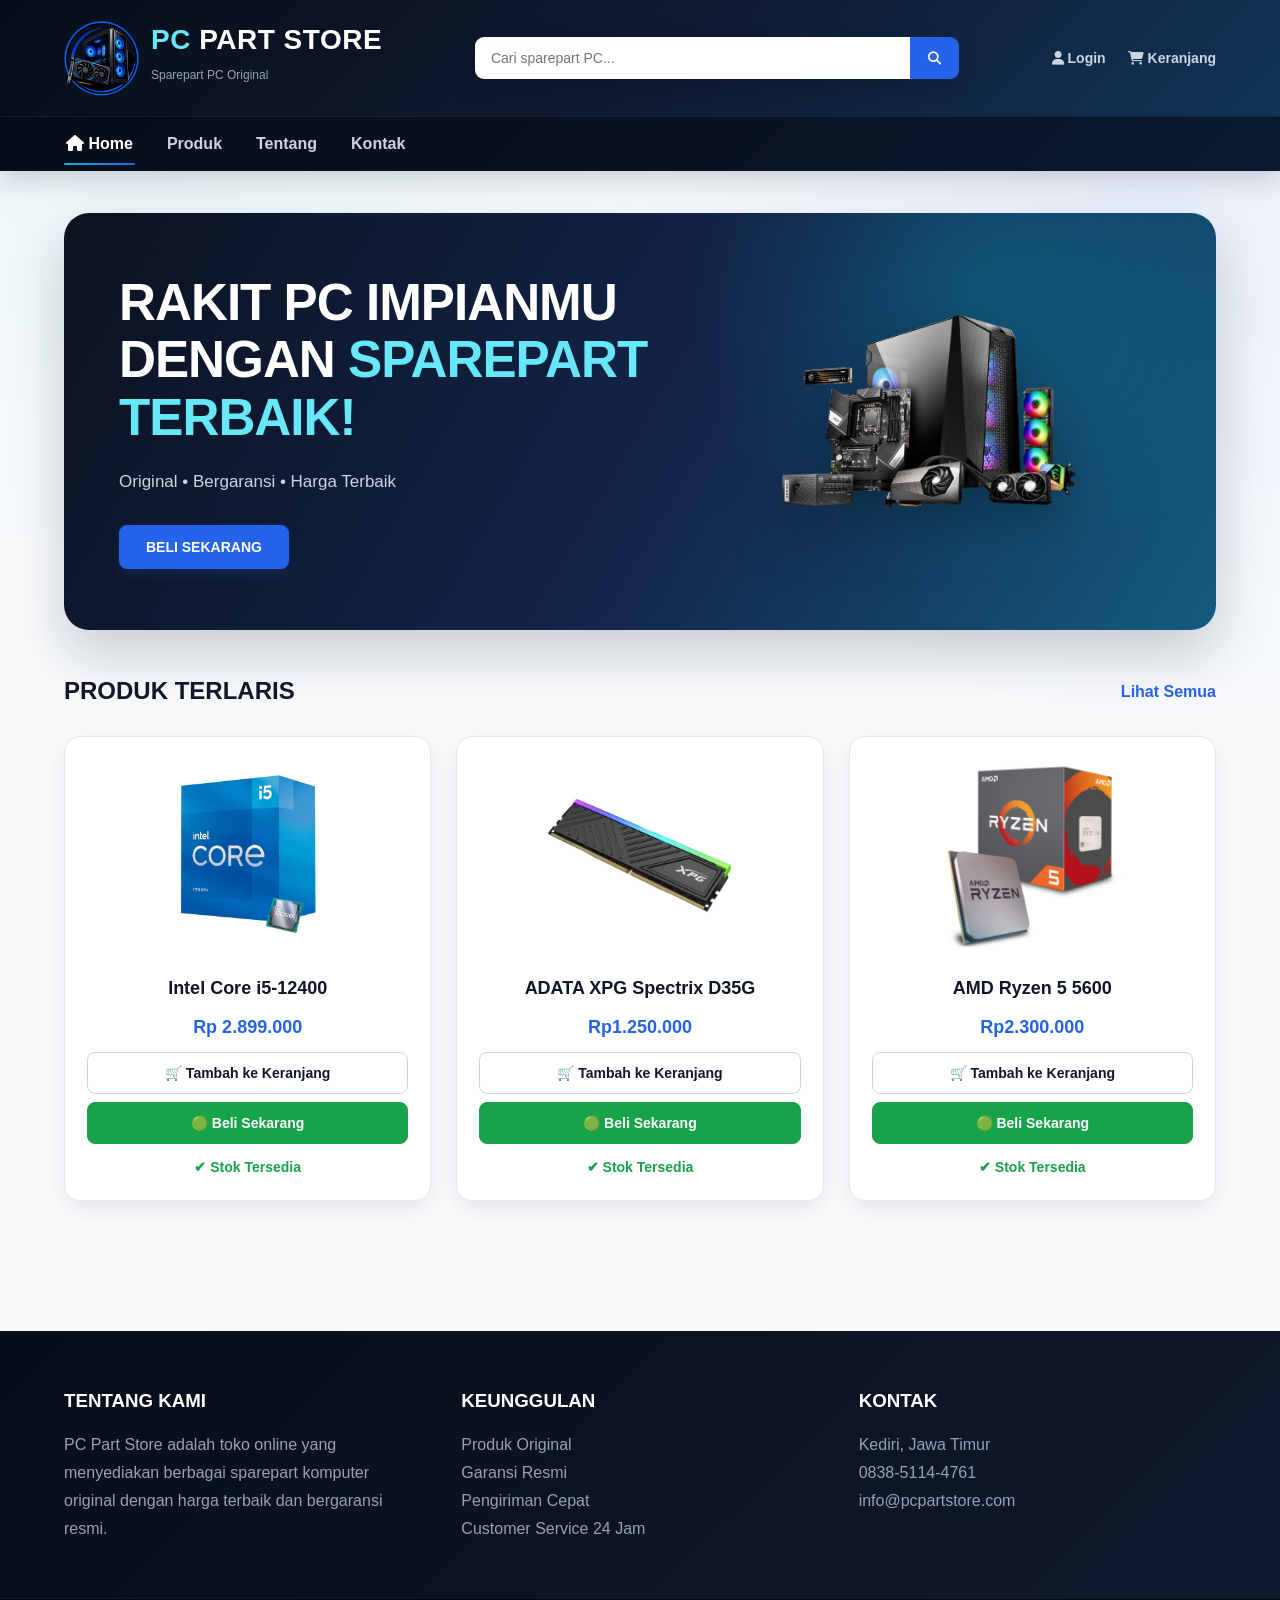
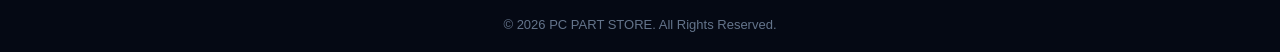
<file: index.html>
<!DOCTYPE html>
<html lang="id">
<head>
    <meta charset="UTF-8">
    <meta name="viewport" content="width=device-width, initial-scale=1.0">
    <title>PC PART STORE</title>

    <link rel="stylesheet" href="css/style.css">

    <link rel="stylesheet"
    href="https://cdnjs.cloudflare.com/ajax/libs/font-awesome/6.5.2/css/all.min.css">
    
</head>
<body>

<!-- ================= HEADER ================= -->

<header>

    <div class="top-navbar">

       <div class="logo">
    <img src="img/R1.png"
         alt="Logo PC Part Store"
         style="width:75px;height:80px;object-fit:contain;float:left;margin:0 12px 0 0;">

    <div style="display:inline-block; vertical-align:middle;">
        <h2><span>PC</span> PART STORE</h2>
        <small>Sparepart PC Original</small>
    </div>
</div>

        <div class="search-box">
            <input type="text" placeholder="Cari sparepart PC...">
            <button><i class="fas fa-search"></i></button>
        </div>

        <div class="menu-kanan">
            <a href="login.html">
                <i class="fas fa-user"></i> Login
            </a>

            <a href="keranjang.html">
                <i class="fas fa-shopping-cart"></i> Keranjang
            </a>
        </div>

    </div>

    <nav>
        <ul>
            <li><a class="active" href="index.html"><i class="fas fa-home"></i> Home</a></li>
            <li><a href="produk.html">Produk</a></li>
            <li><a href="tentang.html">Tentang</a></li>
            <li><a href="kontak.html">Kontak</a></li>
        </ul>
    </nav>

</header>

<!-- ================= HERO ================= -->

<section class="hero">

    <div class="hero-text">
        <h1>
            RAKIT PC IMPIANMU <br>
            DENGAN <span>SPAREPART TERBAIK!</span>
        </h1>

        <p>
            Original • Bergaransi • Harga Terbaik
        </p>

        <a href="produk.html" class="btn">
            BELI SEKARANG
        </a>
    </div>

    <div class="hero-image">
        <img src="img/banner2.png" alt="PC Gaming">
    </div>

</section>

<!-- ================= PRODUK TERLARIS ================= -->

<section class="produk">

    <div class="judul">
        <h2>PRODUK TERLARIS</h2>
        <a href="produk.html">Lihat Semua</a>
    </div>

    <div class="card-container">

        <!-- Produk 1 -->
        <div class="card">
            <img src="img/cpu1.jpg" alt="Intel Core i5">
            <h3>Intel Core i5-12400</h3>
            <h4>Rp 2.899.000</h4>
           
           <button class="btn-keranjang">
    🛒 Tambah ke Keranjang
</button>

<button class="btn-beli-wa">
    🟢 Beli Sekarang
</button>

<p>✔ Stok Tersedia</p>
</div>

        <!-- Produk 2 -->
        <div class="card">
            <img src="img/ram1.jpg" alt="RAM Corsair">
            <h3>ADATA XPG Spectrix D35G</h3>
            <h4>Rp1.250.000</h4>
            
            <button class="btn-keranjang">
    🛒 Tambah ke Keranjang
</button>

<button class="btn-beli-wa">
    🟢 Beli Sekarang
</button>

<p>✔ Stok Tersedia</p>
</div>

        <!-- Produk 3 -->
        <div class="card">
            <img src="img/cpu2.jpg" alt="SSD Samsung">
            <h3>AMD Ryzen 5 5600</h3>
            <h4>Rp2.300.000</h4>
           
           <button class="btn-keranjang">
    🛒 Tambah ke Keranjang
</button>

<button class="btn-beli-wa">
    🟢 Beli Sekarang
</button>

<p>✔ Stok Tersedia</p>
</div>

    </div>

</section>

<!-- ================= FOOTER ================= -->

<footer>

    <div class="footer">

        <div>
            <h3>TENTANG KAMI</h3>
            <p>
                PC Part Store adalah toko online yang menyediakan
                berbagai sparepart komputer original dengan harga
                terbaik dan bergaransi resmi.
            </p>
        </div>

        <div>
            <h3>KEUNGGULAN</h3>
            <ul>
                <li>Produk Original</li>
                <li>Garansi Resmi</li>
                <li>Pengiriman Cepat</li>
                <li>Customer Service 24 Jam</li>
            </ul>
        </div>

        <div>
            <h3>KONTAK</h3>
            <p>Kediri, Jawa Timur</p>
            <p>0838-5114-4761</p>
            <p>info@pcpartstore.com</p>
        </div>

    </div>

    <div class="copyright">
        <p>&copy; 2026 PC PART STORE. All Rights Reserved.</p>
    </div>

</footer>
<script src="pencarian.js"></script>
<script src="keranjang.js"></script>
</body>
</html>
</file>
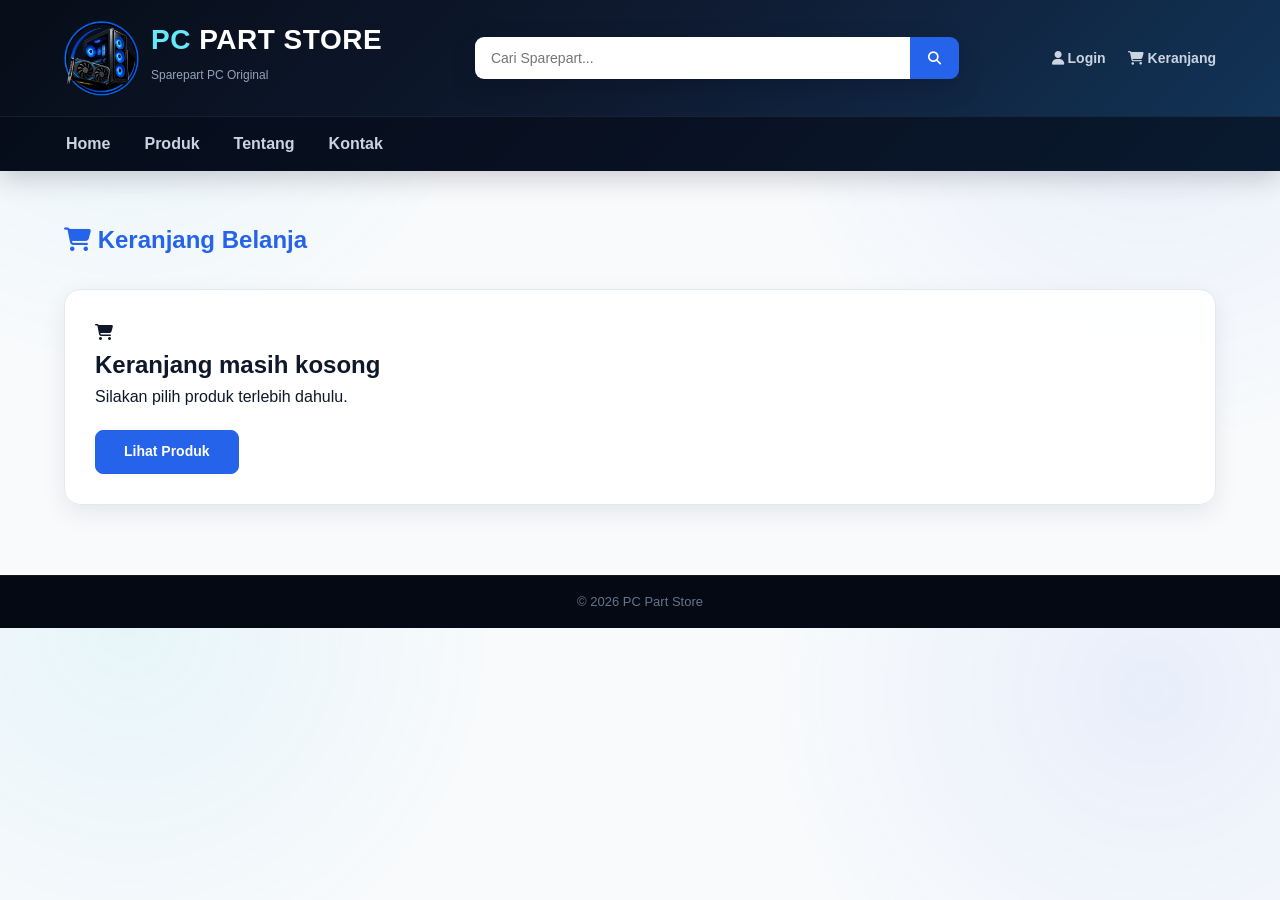
<file: keranjang.html>
<!DOCTYPE html>
<html lang="id">
<head>

    <meta charset="UTF-8">
    <meta name="viewport" content="width=device-width, initial-scale=1.0">

    <title>Keranjang | PC Part Store</title>

    <link rel="stylesheet" href="css/style.css">

    <link rel="stylesheet"
    href="https://cdnjs.cloudflare.com/ajax/libs/font-awesome/6.5.2/css/all.min.css">

</head>

<body>


<header>

<div class="top-navbar">


<div class="logo">
    <img src="img/R1.png"
         alt="Logo PC Part Store"
         style="width:75px;height:80px;object-fit:contain;float:left;margin:0 12px 0 0;">

    <div style="display:inline-block; vertical-align:middle;">
        <h2><span>PC</span> PART STORE</h2>
        <small>Sparepart PC Original</small>
    </div>
</div>

<div class="search-box">

<input type="text" placeholder="Cari Sparepart...">

<button>
<i class="fas fa-search"></i>
</button>

</div>


<div class="menu-kanan">

<a href="login.html">
<i class="fas fa-user"></i>
Login
</a>


<a class="active" href="keranjang.html">

<i class="fas fa-shopping-cart"></i>
Keranjang

</a>


</div>


</div>



<nav>

<ul>

<li>
<a href="index.html">Home</a>
</li>


<li>
<a href="produk.html">Produk</a>
</li>


<li>
<a href="tentang.html">Tentang</a>
</li>


<li>
<a href="kontak.html">Kontak</a>
</li>


</ul>

</nav>


</header>



<section class="cart">


<h1>
<i class="fas fa-shopping-cart"></i>
Keranjang Belanja
</h1>



<div class="cart-box">



<div class="cart-item">


<img src="img/ram1.jpg">


<div class="item-info">

<h3>
RTX 3060 12GB
</h3>

<p>
Harga :
<b>Rp4.800.000</b>
</p>

<p>
Jumlah : 1
</p>


</div>


<button class="hapus">
Hapus
</button>


</div>





<div class="cart-item">


<img src="img/cpu3.jpg">


<div class="item-info">

<h3>
Corsair RAM 16GB DDR4
</h3>


<p>
Harga :
<b>Rp850.000</b>
</p>


<p>
Jumlah : 1
</p>


</div>


<button class="hapus">
Hapus
</button>


</div>



<div class="total">


<h2>
Total :
<span>
Rp5.650.000
</span>
</h2>


<a href="#" class="checkout">
Checkout
</a>


</div>



</div>


</section>




<footer>


<div class="copyright">

© 2026 PC Part Store

</div>


</footer>
<script src="pencarian.js"></script>
<script src="keranjang.js"></script>
</body>
</html>
</file>
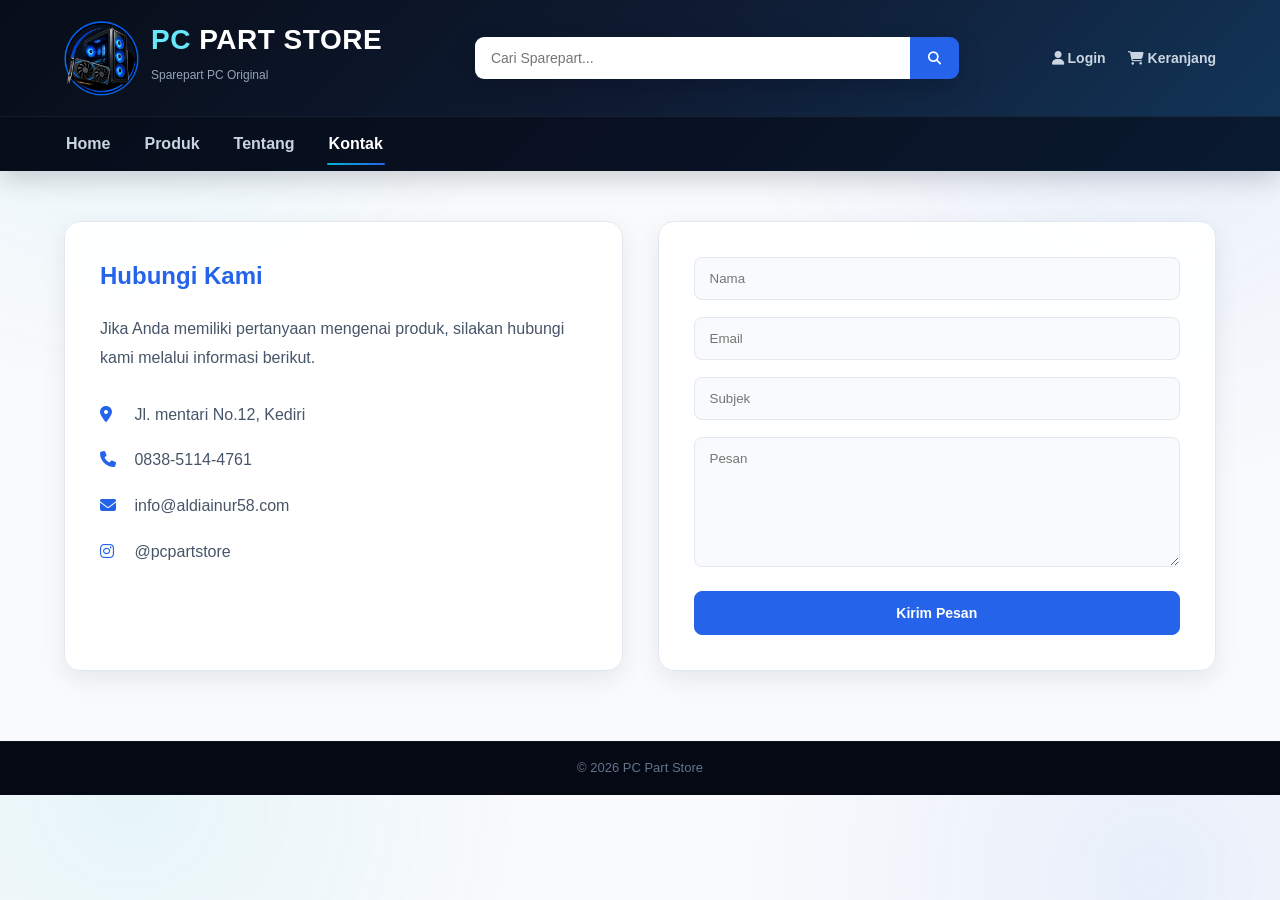
<file: kontak.html>
<!DOCTYPE html>
<html lang="id">
<head>
    <meta charset="UTF-8">
    <meta name="viewport" content="width=device-width, initial-scale=1.0">
    <title>Kontak | PC Part Store</title>

    <link rel="stylesheet" href="css/style.css">

    <link rel="stylesheet"
    href="https://cdnjs.cloudflare.com/ajax/libs/font-awesome/6.5.2/css/all.min.css">
</head>
<body>

<header>

    <div class="top-navbar">

<div class="logo">
    <img src="img/R1.png"
         alt="Logo PC Part Store"
         style="width:75px;height:80px;object-fit:contain;float:left;margin:0 12px 0 0;">

    <div style="display:inline-block; vertical-align:middle;">
        <h2><span>PC</span> PART STORE</h2>
        <small>Sparepart PC Original</small>
    </div>
</div>
        <div class="search-box">
            <input type="text" placeholder="Cari Sparepart...">
            <button><i class="fas fa-search"></i></button>
        </div>

        <div class="menu-kanan">
            <a href="login.html"><i class="fas fa-user"></i> Login</a>
            <a href="keranjang.html"><i class="fas fa-shopping-cart"></i> Keranjang</a>
        </div>

    </div>

    <nav>
        <ul>
            <li><a href="index.html">Home</a></li>
            <li><a href="produk.html">Produk</a></li>
            <li><a href="tentang.html">Tentang</a></li>
            <li><a class="active" href="kontak.html">Kontak</a></li>
        </ul>
    </nav>

</header>

<section class="kontak">

    <div class="kontak-kiri">

        <h1>Hubungi Kami</h1>

        <p>
            Jika Anda memiliki pertanyaan mengenai produk,
            silakan hubungi kami melalui informasi berikut.
        </p>

        <div class="info">

            <p>
                <i class="fas fa-map-marker-alt"></i>
                Jl. mentari No.12, Kediri
            </p>

            <p>
                <i class="fas fa-phone"></i>
                0838-5114-4761
            </p>

            <p>
                <i class="fas fa-envelope"></i>
                info@aldiainur58.com
            </p>

            <p>
                <i class="fab fa-instagram"></i>
                @pcpartstore
            </p>

        </div>

    </div>

    <div class="kontak-kanan">

        <form>

            <input type="text" placeholder="Nama">

            <input type="email" placeholder="Email">

            <input type="text" placeholder="Subjek">

            <textarea rows="6" placeholder="Pesan"></textarea>

            <button>Kirim Pesan</button>

        </form>

    </div>

</section>

<footer>

<div class="copyright">
© 2026 PC Part Store
</div>

</footer>

</body>
</html>
</file>
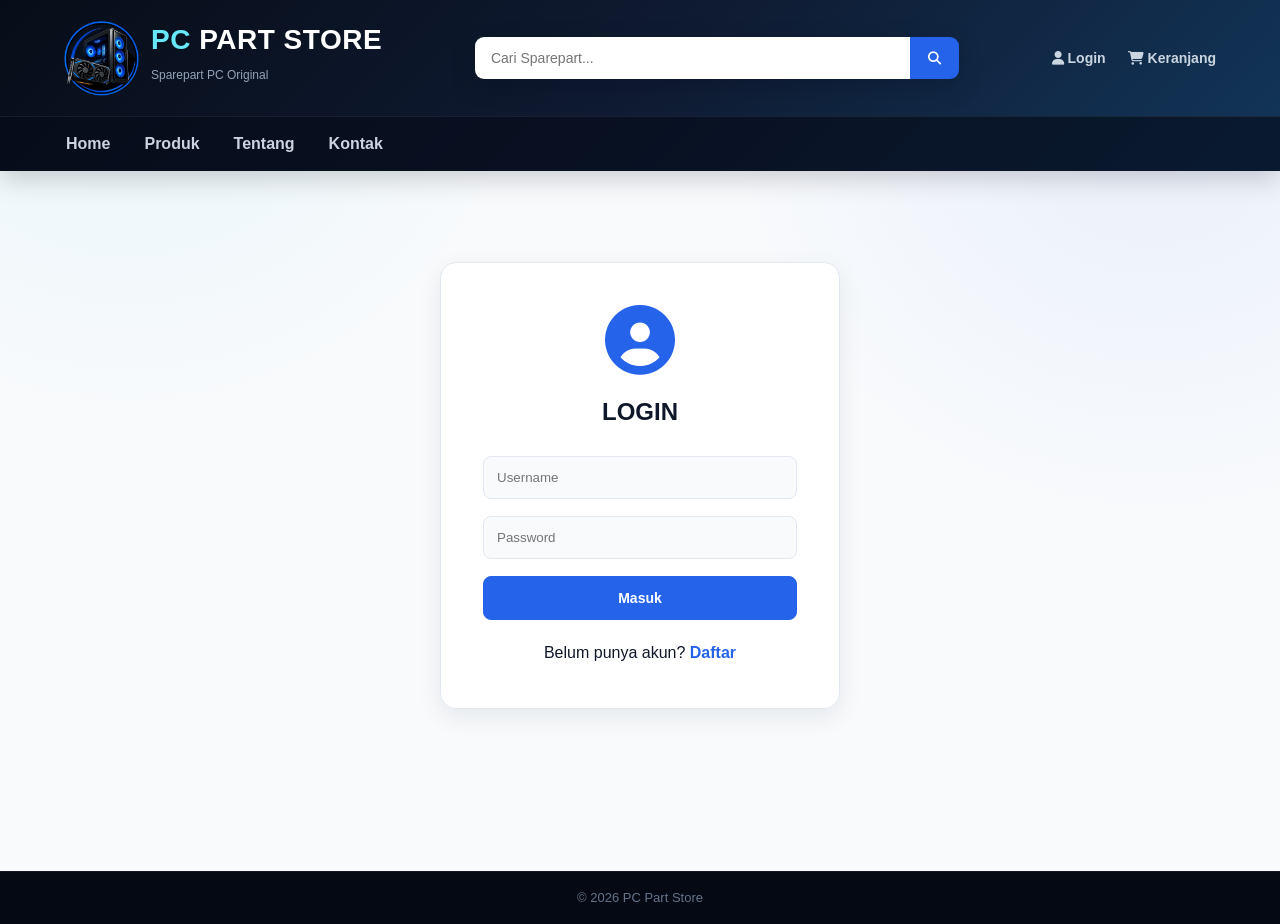
<file: login.html>
<!DOCTYPE html>
<html lang="id">
<head>
    <meta charset="UTF-8">
    <meta name="viewport" content="width=device-width, initial-scale=1.0">
    <title>Login | PC Part Store</title>

    <link rel="stylesheet" href="css/style.css">

    <link rel="stylesheet"
    href="https://cdnjs.cloudflare.com/ajax/libs/font-awesome/6.5.2/css/all.min.css">
</head>
<body>

<header>

    <div class="top-navbar">

        <div class="logo">
    <img src="img/R1.png"
         alt="Logo PC Part Store"
         style="width:75px;height:80px;object-fit:contain;float:left;margin:0 12px 0 0;">

    <div style="display:inline-block; vertical-align:middle;">
        <h2><span>PC</span> PART STORE</h2>
        <small>Sparepart PC Original</small>
    </div>
</div>

        <div class="search-box">
            <input type="text" placeholder="Cari Sparepart...">
            <button><i class="fas fa-search"></i></button>
        </div>

        <div class="menu-kanan">
            <a class="active" href="login.html">
                <i class="fas fa-user"></i> Login
            </a>

            <a href="keranjang.html">
                <i class="fas fa-shopping-cart"></i> Keranjang
            </a>
        </div>

    </div>

    <nav>
        <ul>
            <li><a href="index.html">Home</a></li>
            <li><a href="produk.html">Produk</a></li>
            <li><a href="tentang.html">Tentang</a></li>
            <li><a href="kontak.html">Kontak</a></li>
        </ul>
    </nav>

</header>

<section class="login">

    <div class="login-box">

        <i class="fas fa-user-circle"></i>

        <h2>LOGIN</h2>

        <form>

            <input type="text" placeholder="Username">

            <input type="password" placeholder="Password">

            <button type="submit">Masuk</button>

        </form>

        <p>
            Belum punya akun?
            <a href="#">Daftar</a>
        </p>

    </div>

</section>

<footer>

<div class="copyright">
© 2026 PC Part Store
</div>

</footer>

</body>
</html>
</file>
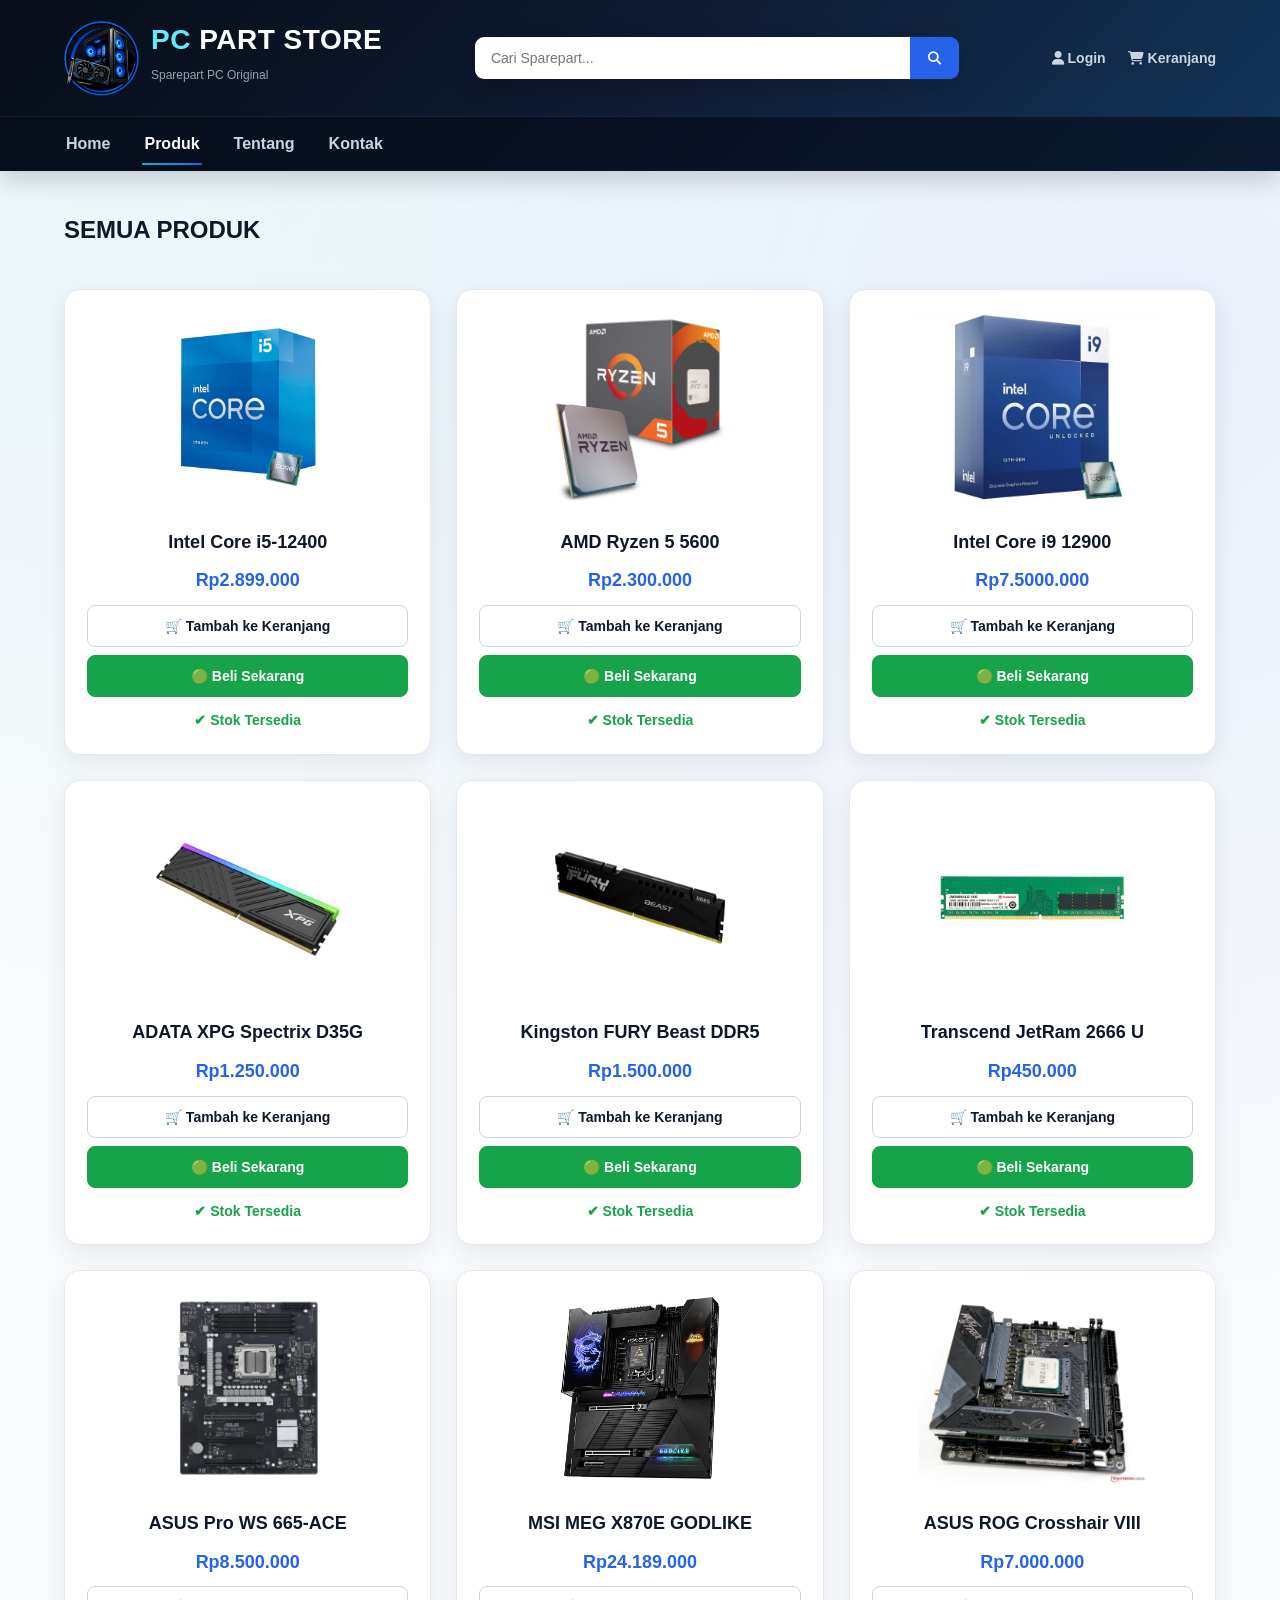
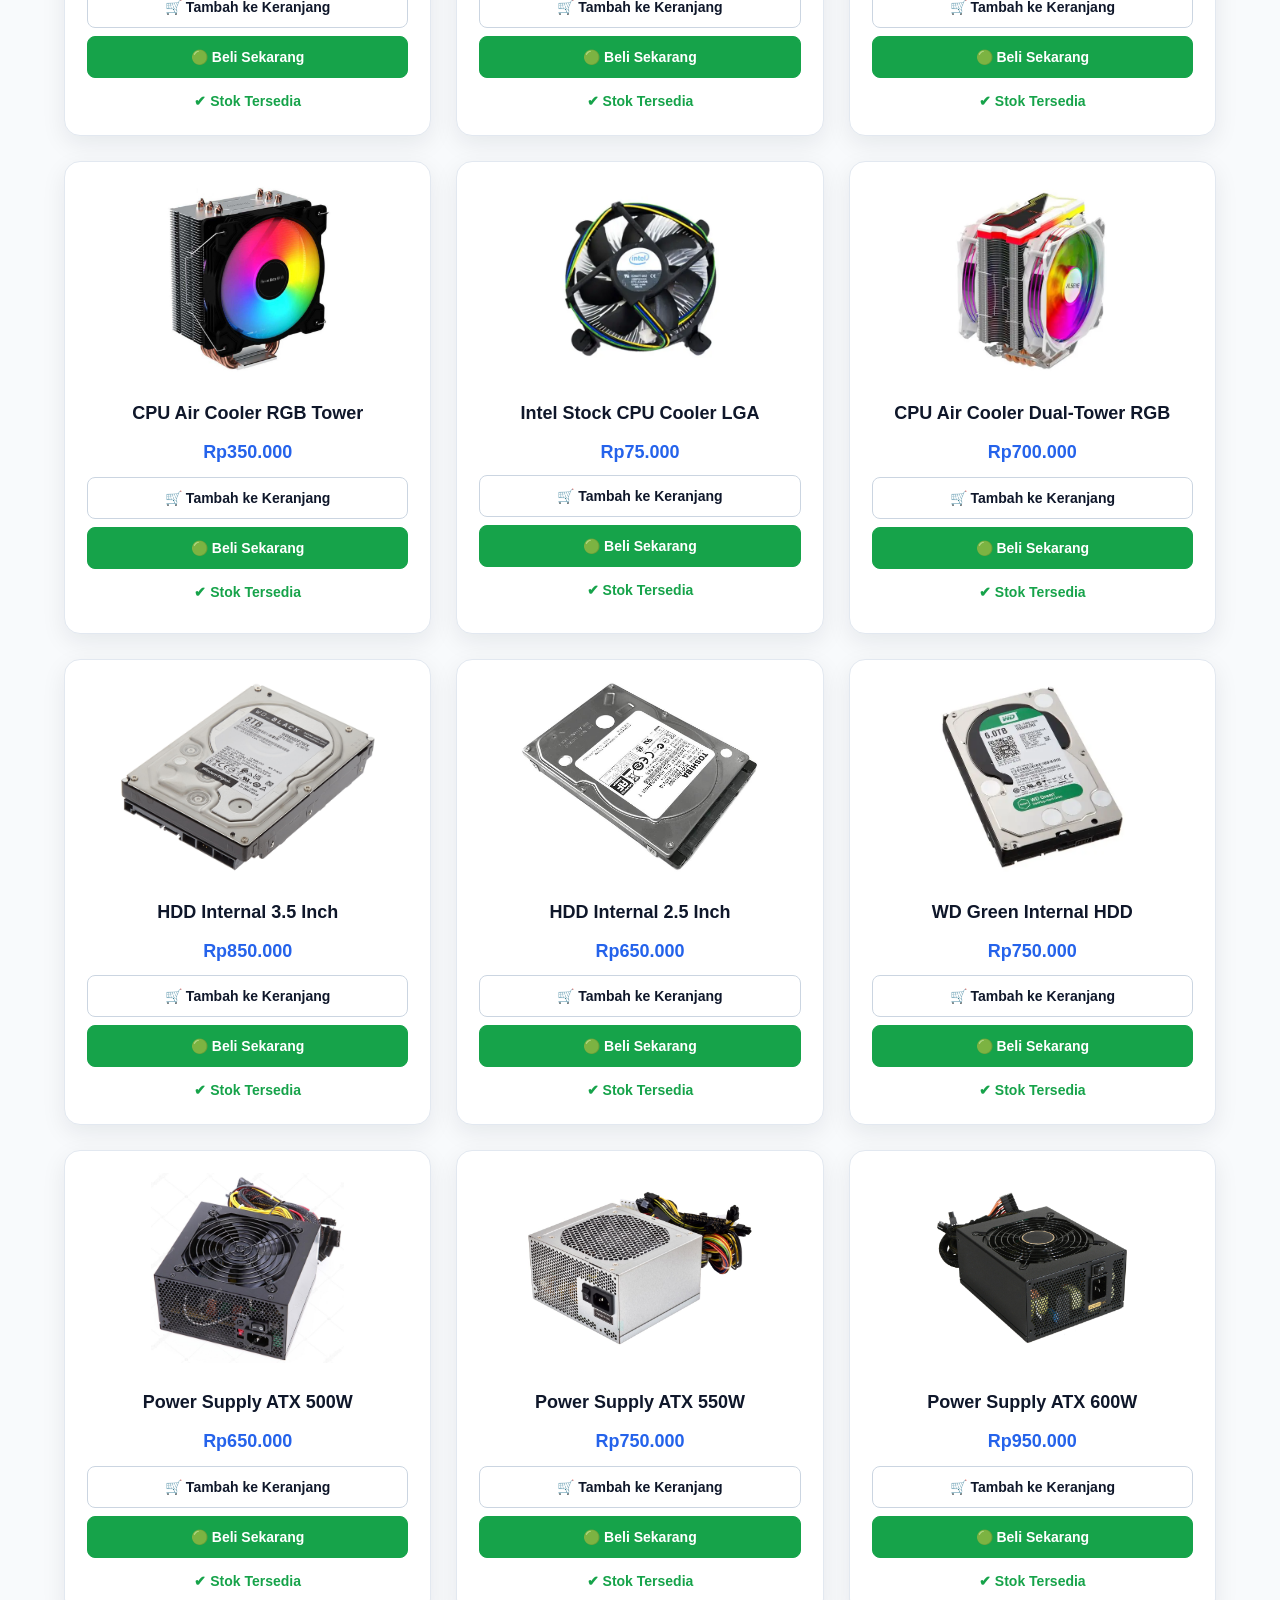
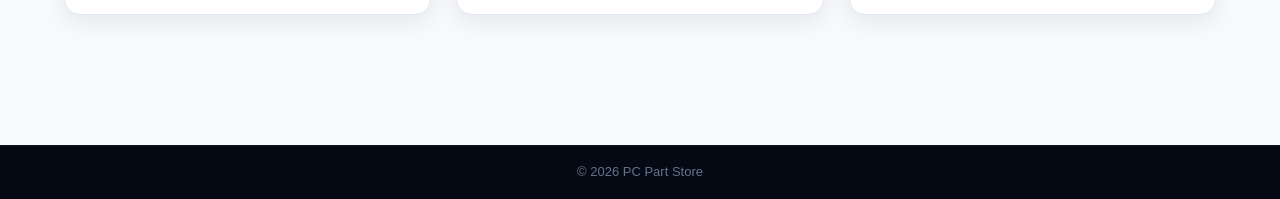
<file: produk.html>
<!DOCTYPE html>
<html lang="id">
<head>
    <meta charset="UTF-8">
    <meta name="viewport" content="width=device-width, initial-scale=1.0">
    <title>Produk | PC Part Store</title>

    <link rel="stylesheet" href="css/style.css">

    <link rel="stylesheet"
    href="https://cdnjs.cloudflare.com/ajax/libs/font-awesome/6.5.2/css/all.min.css">
    
</head>
<body>

<header>

    <div class="top-navbar">

       <div class="logo">
    <img src="img/R1.png"
         alt="Logo PC Part Store"
         style="width:75px;height:80px;object-fit:contain;float:left;margin:0 12px 0 0;">

    <div style="display:inline-block; vertical-align:middle;">
        <h2><span>PC</span> PART STORE</h2>
        <small>Sparepart PC Original</small>
    </div>
</div>

        <div class="search-box">
            <input type="text" placeholder="Cari Sparepart...">
            <button>
                <i class="fas fa-search"></i>
            </button>
        </div>

        <div class="menu-kanan">
            <a href="login.html">
                <i class="fas fa-user"></i> Login
            </a>

            <a href="keranjang.html">
                <i class="fas fa-shopping-cart"></i> Keranjang
            </a>
        </div>

    </div>

    <nav>

        <ul>

            <li><a href="index.html">Home</a></li>

            <li><a class="active" href="produk.html">Produk</a></li>

            <li><a href="tentang.html">Tentang</a></li>

            <li><a href="kontak.html">Kontak</a></li>

        </ul>

    </nav>

</header>

<section class="produk">

<h2 style="margin:40px 0;">SEMUA PRODUK</h2>

<div class="card-container">

<div class="card">
<img src="img/cpu1.jpg">
<h3>Intel Core i5-12400</h3>
<h4>Rp2.899.000</h4>

<button class="btn-keranjang">
    🛒 Tambah ke Keranjang
</button>

<button class="btn-beli-wa">
    🟢 Beli Sekarang
</button>

<p>✔ Stok Tersedia</p>
</div>

<div class="card">
<img src="img/cpu2.jpg">
<h3>AMD Ryzen 5 5600</h3>
<h4>Rp2.300.000</h4>

<button class="btn-keranjang">
    🛒 Tambah ke Keranjang
</button>

<button class="btn-beli-wa">
    🟢 Beli Sekarang
</button>

<p>✔ Stok Tersedia</p>
</div>

<div class="card">
<img src="img/cpu3.jpg">
<h3>Intel Core i9 12900</h3>
<h4>Rp7.5000.000</h4>

<button class="btn-keranjang">
    🛒 Tambah ke Keranjang
</button>

<button class="btn-beli-wa">
    🟢 Beli Sekarang
</button>

<p>✔ Stok Tersedia</p>
</div>

<div class="card">
<img src="img/ram1.jpg">
<h3>ADATA XPG Spectrix D35G</h3>
<h4>Rp1.250.000</h4>

<button class="btn-keranjang">
    🛒 Tambah ke Keranjang
</button>

<button class="btn-beli-wa">
    🟢 Beli Sekarang
</button>

<p>✔ Stok Tersedia</p>
</div>

<div class="card">
<img src="img/ram2.jpg">
<h3>Kingston FURY Beast DDR5</h3>
<h4>Rp1.500.000</h4>

<button class="btn-keranjang">
    🛒 Tambah ke Keranjang
</button>

<button class="btn-beli-wa">
    🟢 Beli Sekarang
</button>

<p>✔ Stok Tersedia</p>
</div>

<div class="card">
<img src="img/ram3.jpg">
<h3>Transcend JetRam 2666 U</h3>
<h4>Rp450.000</h4>

<button class="btn-keranjang">
    🛒 Tambah ke Keranjang
</button>

<button class="btn-beli-wa">
    🟢 Beli Sekarang
</button>

<p>✔ Stok Tersedia</p>
</div>

<div class="card">
<img src="img/m1.jpg">
<h3>ASUS Pro WS 665-ACE</h3>
<h4>Rp8.500.000</h4>

<button class="btn-keranjang">
    🛒 Tambah ke Keranjang
</button>

<button class="btn-beli-wa">
    🟢 Beli Sekarang
</button>

<p>✔ Stok Tersedia</p>
</div>

<div class="card">
<img src="img/m2.jpg">
<h3>MSI MEG X870E GODLIKE</h3>
<h4>Rp24.189.000</h4>

<button class="btn-keranjang">
    🛒 Tambah ke Keranjang
</button>

<button class="btn-beli-wa">
    🟢 Beli Sekarang
</button>

<p>✔ Stok Tersedia</p>
</div>

<div class="card">
<img src="img/m3.jpg">
<h3>ASUS ROG Crosshair VIII</h3>
<h4>Rp7.000.000</h4>

<button class="btn-keranjang">
    🛒 Tambah ke Keranjang
</button>

<button class="btn-beli-wa">
    🟢 Beli Sekarang
</button>

<p>✔ Stok Tersedia</p>
</div>

<div class="card">
<img src="img/f1.jpg">
<h3>CPU Air Cooler RGB Tower</h3>
<h4>Rp350.000</h4>

<button class="btn-keranjang">
    🛒 Tambah ke Keranjang
</button>

<button class="btn-beli-wa">
    🟢 Beli Sekarang
</button>

<p>✔ Stok Tersedia</p>
</div>

<div class="card">
<img src="img/f2.jpg">
<h3>Intel Stock CPU Cooler LGA</h3>
<h4>Rp75.000</ph4>

<button class="btn-keranjang">
    🛒 Tambah ke Keranjang
</button>

<button class="btn-beli-wa">
    🟢 Beli Sekarang
</button>

<p>✔ Stok Tersedia</p>
</div>

<div class="card">
<img src="img/f3.jpg">
<h3>CPU Air Cooler Dual-Tower RGB</h3>
<h4>Rp700.000</h4>

<button class="btn-keranjang">
    🛒 Tambah ke Keranjang
</button>

<button class="btn-beli-wa">
    🟢 Beli Sekarang
</button>

<p>✔ Stok Tersedia</p>
</div>

<div class="card">
<img src="img/h1.jpg">
<h3>HDD Internal 3.5 Inch</h3>
<h4>Rp850.000</h4>

<button class="btn-keranjang">
    🛒 Tambah ke Keranjang
</button>

<button class="btn-beli-wa">
    🟢 Beli Sekarang
</button>

<p>✔ Stok Tersedia</p>
</div>

<div class="card">
<img src="img/h2.jpg">
<h3>HDD Internal 2.5 Inch</h3>
<h4>Rp650.000</h4>

<button class="btn-keranjang">
    🛒 Tambah ke Keranjang
</button>

<button class="btn-beli-wa">
    🟢 Beli Sekarang
</button>

<p>✔ Stok Tersedia</p>
</div>

<div class="card">
<img src="img/hdd.jpg">
<h3>WD Green Internal HDD</h3>
<h4>Rp750.000</h4>

<button class="btn-keranjang">
    🛒 Tambah ke Keranjang
</button>

<button class="btn-beli-wa">
    🟢 Beli Sekarang
</button>

<p>✔ Stok Tersedia</p>
</div>

<div class="card">
<img src="img/p1.jfif">
<h3>Power Supply ATX 500W</h3>
<h4>Rp650.000</h4>

<button class="btn-keranjang">
    🛒 Tambah ke Keranjang
</button>

<button class="btn-beli-wa">
    🟢 Beli Sekarang
</button>

<p>✔ Stok Tersedia</p>
</div>

<div class="card">
<img src="img/p2.jpg">
<h3>Power Supply ATX 550W</h3>
<h4>Rp750.000</h4>

<button class="btn-keranjang">
    🛒 Tambah ke Keranjang
</button>

<button class="btn-beli-wa">
    🟢 Beli Sekarang
</button>

<p>✔ Stok Tersedia</p>
</div>

<div class="card">
<img src="img/p3.jpg">
<h3>Power Supply ATX 600W</h3>
<h4>Rp950.000</h4>

<button class="btn-keranjang">
    🛒 Tambah ke Keranjang
</button>

<button class="btn-beli-wa">
    🟢 Beli Sekarang
</button>

<p>✔ Stok Tersedia</p>
</div>



</div>

</section>

<footer>

<div class="copyright">

© 2026 PC Part Store

</div>

</footer>
<script src="pencarian.js"></script>
<script src="keranjang.js"></script>
</body>
</html>
</file>
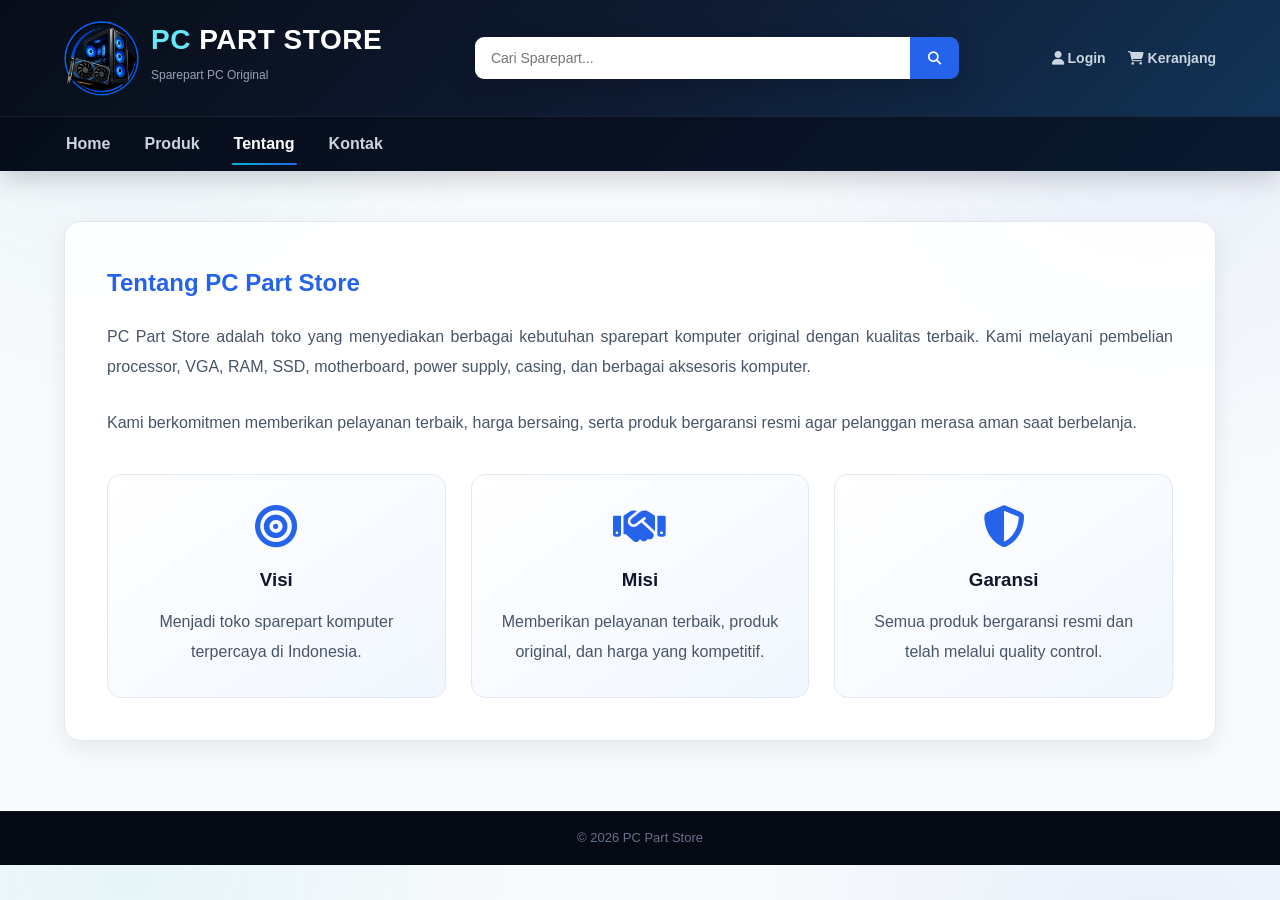
<file: tentang.html>
<!DOCTYPE html>
<html lang="id">
<head>
    <meta charset="UTF-8">
    <meta name="viewport" content="width=device-width, initial-scale=1.0">
    <title>Tentang Kami | PC Part Store</title>

    <link rel="stylesheet" href="css/style.css">

    <link rel="stylesheet"
    href="https://cdnjs.cloudflare.com/ajax/libs/font-awesome/6.5.2/css/all.min.css">
</head>
<body>

<header>

    <div class="top-navbar">

       <div class="logo">
    <img src="img/R1.png"
         alt="Logo PC Part Store"
         style="width:75px;height:80px;object-fit:contain;float:left;margin:0 12px 0 0;">

    <div style="display:inline-block; vertical-align:middle;">
        <h2><span>PC</span> PART STORE</h2>
        <small>Sparepart PC Original</small>
    </div>
</div>
        <div class="search-box">
            <input type="text" placeholder="Cari Sparepart...">
            <button><i class="fas fa-search"></i></button>
        </div>

        <div class="menu-kanan">
            <a href="login.html"><i class="fas fa-user"></i> Login</a>
            <a href="keranjang.html"><i class="fas fa-shopping-cart"></i> Keranjang</a>
        </div>

    </div>

    <nav>
        <ul>
            <li><a href="index.html">Home</a></li>
            <li><a href="produk.html">Produk</a></li>
            <li><a class="active" href="tentang.html">Tentang</a></li>
            <li><a href="kontak.html">Kontak</a></li>
        </ul>
    </nav>

</header>

<section class="about">

    <div class="about-box">

        <h1>Tentang PC Part Store</h1>

        <p>
            PC Part Store adalah toko yang menyediakan berbagai
            kebutuhan sparepart komputer original dengan kualitas terbaik.
            Kami melayani pembelian processor, VGA, RAM, SSD,
            motherboard, power supply, casing, dan berbagai aksesoris komputer.
        </p>

        <br>

        <p>
            Kami berkomitmen memberikan pelayanan terbaik,
            harga bersaing, serta produk bergaransi resmi
            agar pelanggan merasa aman saat berbelanja.
        </p>

        <div class="visi-misi">

            <div class="box">
                <i class="fas fa-bullseye"></i>
                <h3>Visi</h3>
                <p>
                    Menjadi toko sparepart komputer terpercaya
                    di Indonesia.
                </p>
            </div>

            <div class="box">
                <i class="fas fa-handshake"></i>
                <h3>Misi</h3>
                <p>
                    Memberikan pelayanan terbaik,
                    produk original,
                    dan harga yang kompetitif.
                </p>
            </div>

            <div class="box">
                <i class="fas fa-shield-alt"></i>
                <h3>Garansi</h3>
                <p>
                    Semua produk bergaransi resmi
                    dan telah melalui quality control.
                </p>
            </div>

        </div>

    </div>

</section>

<footer>

<div class="copyright">
© 2026 PC Part Store
</div>

</footer>

</body>
</html>
</file>
<file: css/style.css>
/* =====================================================
   PC STORE - CSS FINAL
   Modern Professional Theme
===================================================== */

:root {
    --primary: #2563eb;
    --primary-dark: #1d4ed8;
    --secondary: #06b6d4;
    --secondary-dark: #0891b2;

    --dark: #0f172a;
    --dark-2: #1e293b;

    --text: #0f172a;
    --text-muted: #64748b;

    --white: #ffffff;
    --background: #f8fafc;
    --card: #ffffff;

    --border: #e2e8f0;

    --success: #16a34a;
    --success-dark: #15803d;

    --danger: #dc2626;
    --danger-dark: #b91c1c;

    --radius: 10px;

    --shadow:
        0 8px 25px rgba(15, 23, 42, 0.08);

    --shadow-hover:
        0 15px 35px rgba(37, 99, 235, 0.16);
}


/* =====================================================
   RESET
===================================================== */

* {
    margin: 0;
    padding: 0;
    box-sizing: border-box;
}

html {
    scroll-behavior: smooth;
}

body {
    font-family: Arial, Helvetica, sans-serif;

    background:
        radial-gradient(
            circle at 10% 0%,
            rgba(6, 182, 212, 0.07),
            transparent 28%
        ),
        radial-gradient(
            circle at 90% 10%,
            rgba(37, 99, 235, 0.07),
            transparent 30%
        ),
        var(--background);

    color: var(--text);

    line-height: 1.6;
}

a {
    text-decoration: none;
}

img {
    max-width: 100%;
}

button,
input,
textarea {
    font-family: inherit;
}


/* =====================================================
   HEADER
===================================================== */

header {
    width: 100%;

    background:
        linear-gradient(
            135deg,
            #070d18,
            #0f1b32,
            #12365a
        );

    color: var(--white);

    box-shadow:
        0 8px 25px rgba(2, 6, 23, 0.18);

    position: relative;
    z-index: 100;
}


/* =====================================================
   TOP NAVBAR
===================================================== */

.top-navbar {
    width: 90%;
    max-width: 1280px;

    margin: auto;

    padding: 18px 0;

    display: flex;
    align-items: center;
    justify-content: space-between;

    gap: 30px;
}


/* =====================================================
   LOGO
===================================================== */

.logo h2 {
    color: #ffffff;

    font-size: 28px;
    font-weight: 700;

    letter-spacing: 0.5px;
}

.logo span {
    color: #67e8f9;
}

.logo small {
    display: block;

    margin-top: 3px;

    color: #94a3b8;

    font-size: 12px;
}


/* =====================================================
   SEARCH
===================================================== */

.search-box {
    width: 42%;
    max-width: 520px;

    display: flex;

    box-shadow:
        0 8px 25px rgba(2, 6, 23, 0.20);
}

.search-box input {
    width: 100%;

    padding: 13px 16px;

    border: none;
    outline: none;

    border-radius: 9px 0 0 9px;

    background: #ffffff;

    color: var(--text);

    font-size: 14px;
}

.search-box input:focus {
    box-shadow:
        inset 0 0 0 2px rgba(37, 99, 235, 0.20);
}

.search-box button {
    width: 55px;

    border: none;

    border-radius: 0 9px 9px 0;

    background: var(--primary);

    color: #ffffff;

    cursor: pointer;

    transition: 0.25s;
}

.search-box button:hover {
    background: var(--primary-dark);
}


/* =====================================================
   MENU KANAN
===================================================== */

.menu-kanan {
    display: flex;

    align-items: center;

    gap: 22px;
}

.menu-kanan a {
    color: #cbd5e1;

    font-size: 14px;
    font-weight: 600;

    transition: 0.25s;
}

.menu-kanan a:hover {
    color: #67e8f9;
}


/* =====================================================
   NAVIGATION
===================================================== */

nav {
    background: rgba(5, 12, 25, 0.65);

    border-top:
        1px solid rgba(255, 255, 255, 0.07);
}

nav ul {
    width: 90%;
    max-width: 1280px;

    margin: auto;

    list-style: none;

    display: flex;

    gap: 30px;
}

nav a {
    display: block;

    padding: 14px 2px;

    color: #cbd5e1;

    font-weight: 600;

    position: relative;

    transition: 0.25s;
}

nav a::after {
    content: "";

    position: absolute;

    left: 0;
    right: 0;
    bottom: 6px;

    height: 2px;

    border-radius: 10px;

    background:
        linear-gradient(
            90deg,
            var(--secondary),
            var(--primary)
        );

    transform: scaleX(0);

    transition: 0.25s;
}

nav a:hover,
nav .active {
    color: #ffffff;
}

nav a:hover::after,
nav .active::after {
    transform: scaleX(1);
}


/* =====================================================
   HERO
===================================================== */

.hero {
    width: 90%;
    max-width: 1280px;

    min-height: 390px;

    margin: 42px auto;

    padding: 55px;

    display: flex;
    align-items: center;
    justify-content: space-between;

    gap: 40px;

    color: #ffffff;

    border-radius: 25px;

    background:
        radial-gradient(
            circle at 80% 20%,
            rgba(6, 182, 212, 0.24),
            transparent 30%
        ),
        linear-gradient(
            120deg,
            #0b1220,
            #13254a 55%,
            #145b82
        );

    box-shadow:
        0 25px 55px rgba(15, 23, 42, 0.20);

    overflow: hidden;
}

.hero-text {
    width: 52%;

    position: relative;
    z-index: 2;
}

.hero-text h1 {
    font-size: clamp(34px, 4vw, 52px);

    line-height: 1.12;

    letter-spacing: -1px;

    color: #ffffff;
}

.hero-text span {
    color: #67e8f9;
}

.hero-text p {
    margin: 22px 0 28px;

    max-width: 620px;

    color: #cbd5e1;

    font-size: 17px;

    line-height: 1.7;
}

.hero-image {
    width: 45%;

    text-align: center;

    position: relative;
    z-index: 2;
}

.hero-image img {
    width: 100%;

    max-height: 300px;

    object-fit: contain;

    filter:
        drop-shadow(
            0 20px 30px rgba(0, 0, 0, 0.30)
        );

    transition: 0.3s;
}

.hero-image img:hover {
    transform: scale(1.04);
}


/* =====================================================
   BUTTON SYSTEM
===================================================== */

.btn {
    display: inline-flex;

    align-items: center;
    justify-content: center;

    min-height: 44px;

    padding: 0 26px;

    background: var(--primary);

    color: #ffffff;

    border: 1px solid var(--primary);

    border-radius: 8px;

    font-size: 14px;

    font-weight: 600;

    text-decoration: none;

    cursor: pointer;

    box-shadow:
        0 4px 12px rgba(37, 99, 235, 0.16);

    transition:
        background 0.25s ease,
        border-color 0.25s ease,
        color 0.25s ease,
        transform 0.25s ease,
        box-shadow 0.25s ease;
}

.btn:hover {
    background: var(--primary-dark);

    border-color: var(--primary-dark);

    color: #ffffff;

    transform: translateY(-2px);

    box-shadow:
        0 7px 18px rgba(37, 99, 235, 0.24);
}


/* =====================================================
   PRODUCT BUTTON
===================================================== */

.btn-card {
    display: inline-flex;

    align-items: center;
    justify-content: center;

    width: 100%;

    min-height: 42px;

    padding: 0 18px;

    background: var(--primary);

    color: #ffffff;

    border: 1px solid var(--primary);

    border-radius: 8px;

    font-size: 14px;

    font-weight: 600;

    text-align: center;

    cursor: pointer;

    transition: 0.25s;
}

.btn-card:hover {
    background: var(--primary-dark);

    border-color: var(--primary-dark);

    transform: translateY(-2px);

    box-shadow:
        0 6px 15px rgba(37, 99, 235, 0.22);
}


/* =====================================================
   CART BUTTON
===================================================== */

.btn-keranjang {
    display: flex;

    align-items: center;
    justify-content: center;

    width: 100%;

    min-height: 42px;

    margin-top: 8px;

    padding: 0 15px;

    background: #ffffff;

    color: #0f172a;

    border: 1px solid #cbd5e1;

    border-radius: 8px;

    font-size: 14px;

    font-weight: 600;

    cursor: pointer;

    transition: 0.25s;
}

.btn-keranjang:hover {
    background: #0f172a;

    border-color: #0f172a;

    color: #ffffff;

    transform: translateY(-2px);

    box-shadow:
        0 6px 15px rgba(15, 23, 42, 0.18);
}


/* =====================================================
   WHATSAPP / BUY BUTTON
===================================================== */

.btn-beli-wa {
    display: flex;

    align-items: center;
    justify-content: center;

    width: 100%;

    min-height: 42px;

    margin-top: 8px;

    padding: 0 15px;

    background: var(--success);

    color: #ffffff;

    border: 1px solid var(--success);

    border-radius: 8px;

    font-size: 14px;

    font-weight: 600;

    cursor: pointer;

    transition: 0.25s;
}

.btn-beli-wa:hover {
    background: var(--success-dark);

    border-color: var(--success-dark);

    transform: translateY(-2px);

    box-shadow:
        0 6px 15px rgba(22, 163, 74, 0.22);
}


/* =====================================================
   DELETE BUTTON
===================================================== */

.hapus {
    display: inline-flex;

    align-items: center;
    justify-content: center;

    min-height: 38px;

    padding: 0 16px;

    background: #ffffff;

    color: var(--danger);

    border: 1px solid #fecaca;

    border-radius: 7px;

    font-size: 13px;

    font-weight: 600;

    cursor: pointer;

    transition: 0.25s;
}

.hapus:hover {
    background: var(--danger);

    border-color: var(--danger);

    color: #ffffff;

    transform: translateY(-2px);

    box-shadow:
        0 6px 14px rgba(220, 38, 38, 0.20);
}


/* =====================================================
   CHECKOUT
===================================================== */

.checkout {
    display: inline-flex;

    align-items: center;
    justify-content: center;

    min-height: 44px;

    margin-top: 20px;

    padding: 0 28px;

    background: var(--primary);

    color: #ffffff;

    border: 1px solid var(--primary);

    border-radius: 8px;

    font-size: 14px;

    font-weight: 600;

    text-decoration: none;

    cursor: pointer;

    transition: 0.25s;
}

.checkout:hover {
    background: var(--primary-dark);

    border-color: var(--primary-dark);

    transform: translateY(-2px);

    box-shadow:
        0 7px 18px rgba(37, 99, 235, 0.24);
}


/* =====================================================
   FORM BUTTON
===================================================== */

form button,
.login-box button {
    display: flex;

    align-items: center;
    justify-content: center;

    width: 100%;

    min-height: 44px;

    padding: 0 20px;

    background: var(--primary);

    color: #ffffff;

    border: 1px solid var(--primary);

    border-radius: 8px;

    font-size: 14px;

    font-weight: 600;

    cursor: pointer;

    transition: 0.25s;
}

form button:hover,
.login-box button:hover {
    background: var(--primary-dark);

    border-color: var(--primary-dark);

    transform: translateY(-2px);

    box-shadow:
        0 7px 18px rgba(37, 99, 235, 0.24);
}


/* =====================================================
   PRODUCT SECTION
===================================================== */

.produk {
    width: 90%;
    max-width: 1280px;

    margin: auto;

    padding-bottom: 60px;
}

.judul {
    display: flex;

    align-items: center;
    justify-content: space-between;

    margin-bottom: 25px;
}

.judul h2,
.produk > h2 {
    color: var(--text);
}

.judul a {
    color: var(--primary);

    font-weight: 600;

    transition: 0.2s;
}

.judul a:hover {
    color: var(--secondary-dark);
}


/* =====================================================
   PRODUCT GRID
===================================================== */

.card-container {
    display: grid;

    grid-template-columns:
        repeat(3, 1fr);

    gap: 25px;
}


/* =====================================================
   PRODUCT CARD
===================================================== */

.card {
    background: var(--card);

    border: 1px solid var(--border);

    border-radius: 16px;

    padding: 22px;

    text-align: center;

    box-shadow: var(--shadow);

    overflow: hidden;

    transition:
        transform 0.3s ease,
        box-shadow 0.3s ease,
        border-color 0.3s ease;
}

.card:hover {
    transform: translateY(-7px);

    border-color: #bfdbfe;

    box-shadow: var(--shadow-hover);
}

.card img {
    width: 100%;

    height: 190px;

    object-fit: contain;

    margin-bottom: 8px;

    transition: 0.3s;
}

.card:hover img {
    transform: scale(1.04);
}

.card h3 {
    margin-top: 10px;

    color: var(--text);

    font-size: 18px;
}

.card h4 {
    margin: 10px 0;

    color: var(--primary);

    font-size: 18px;
}

.card p {
    margin-top: 12px;

    color: var(--success);

    font-size: 14px;

    font-weight: 600;
}


/* =====================================================
   ABOUT
===================================================== */

.about,
.kontak,
.cart {
    width: 90%;
    max-width: 1280px;

    margin: 50px auto;
}

.about-box,
.kontak-kiri,
.kontak-kanan,
.login-box,
.cart-box {
    background: rgba(255, 255, 255, 0.96);

    border: 1px solid var(--border);

    border-radius: 16px;

    box-shadow: var(--shadow);
}

.about-box {
    padding: 42px;
}

.about-box h1,
.kontak-kiri h1,
.cart h1 {
    margin-bottom: 20px;

    color: var(--primary);
}

.about-box p {
    color: #475569;

    line-height: 1.9;

    text-align: justify;
}


/* =====================================================
   VISI MISI
===================================================== */

.visi-misi {
    display: grid;

    grid-template-columns:
        repeat(3, 1fr);

    gap: 25px;

    margin-top: 35px;
}

.box {
    padding: 30px;

    text-align: center;

    background:
        linear-gradient(
            145deg,
            #ffffff,
            #f1f7ff
        );

    border: 1px solid var(--border);

    border-radius: 14px;

    transition: 0.3s;
}

.box:hover {
    transform: translateY(-6px);

    box-shadow: var(--shadow-hover);
}

.box i {
    margin-bottom: 18px;

    font-size: 42px;

    color: var(--primary);
}

.box h3 {
    margin-bottom: 12px;
}

.box p {
    text-align: center;
}


/* =====================================================
   CONTACT
===================================================== */

.kontak {
    display: grid;

    grid-template-columns:
        1fr 1fr;

    gap: 35px;
}

.kontak-kiri,
.kontak-kanan {
    padding: 35px;
}

.kontak-kiri p {
    color: #475569;

    line-height: 1.8;
}

.info {
    margin-top: 28px;
}

.info p {
    margin: 17px 0;
}

.info i {
    width: 30px;

    color: var(--primary);
}


/* =====================================================
   FORM
===================================================== */

form input,
form textarea {
    width: 100%;

    padding: 13px 15px;

    margin-bottom: 17px;

    border: 1px solid var(--border);

    border-radius: 8px;

    outline: none;

    background: #f8fafc;

    color: var(--text);

    transition: 0.2s;
}

form input:focus,
form textarea:focus {
    border-color: #60a5fa;

    background: #ffffff;

    box-shadow:
        0 0 0 4px rgba(37, 99, 235, 0.08);
}

form textarea {
    resize: vertical;

    min-height: 130px;
}


/* =====================================================
   LOGIN
===================================================== */

.login {
    min-height: 70vh;

    display: flex;

    justify-content: center;
    align-items: center;

    padding: 75px 20px;
}

.login-box {
    width: 400px;

    padding: 42px;

    text-align: center;
}

.login-box i {
    margin-bottom: 18px;

    font-size: 70px;

    color: var(--primary);
}

.login-box h2 {
    margin-bottom: 25px;

    color: var(--text);
}

.login-box input {
    width: 100%;

    padding: 13px;

    margin-bottom: 17px;

    border: 1px solid var(--border);

    border-radius: 8px;

    outline: none;

    background: #f8fafc;
}

.login-box input:focus {
    border-color: #60a5fa;

    box-shadow:
        0 0 0 4px rgba(37, 99, 235, 0.08);
}

.login-box p {
    margin-top: 20px;
}

.login-box a {
    color: var(--primary);

    font-weight: 600;
}


/* =====================================================
   CART
===================================================== */

.cart h1 {
    margin-bottom: 30px;
}

.cart-box {
    padding: 30px;
}

.cart-item {
    display: flex;

    align-items: center;
    justify-content: space-between;

    gap: 20px;

    padding: 20px 0;

    border-bottom:
        1px solid var(--border);
}

.cart-item img {
    width: 120px;

    height: 120px;

    object-fit: contain;
}

.item-info {
    flex: 1;

    margin-left: 10px;
}

.item-info h3 {
    margin-bottom: 8px;
}

.item-info p {
    color: var(--text-muted);
}

.total {
    margin-top: 30px;

    text-align: right;
}

.total span {
    color: var(--primary);

    font-weight: 700;
}


/* =====================================================
   FOOTER
===================================================== */

footer {
    margin-top: 70px;

    background:
        linear-gradient(
            135deg,
            #070d18,
            #101a2f
        );

    color: #ffffff;
}

.footer {
    width: 90%;
    max-width: 1280px;

    margin: auto;

    padding: 55px 0;

    display: grid;

    grid-template-columns:
        repeat(3, 1fr);

    gap: 40px;
}

.footer h3 {
    margin-bottom: 15px;

    color: #ffffff;
}

.footer p,
.footer li {
    color: #94a3b8;

    line-height: 28px;
}

.footer ul {
    list-style: none;
}

.footer a {
    color: #94a3b8;

    transition: 0.2s;
}

.footer a:hover {
    color: #67e8f9;
}

.copyright {
    padding: 16px;

    text-align: center;

    background: #050914;

    border-top:
        1px solid rgba(255, 255, 255, 0.05);

    color: #64748b;

    font-size: 13px;
}


/* =====================================================
   FOCUS & DISABLED
===================================================== */

button:focus-visible,
.btn:focus-visible,
.btn-card:focus-visible,
.btn-keranjang:focus-visible,
.btn-beli-wa:focus-visible,
.hapus:focus-visible,
.checkout:focus-visible {
    outline:
        3px solid rgba(37, 99, 235, 0.20);

    outline-offset: 2px;
}

button:disabled {
    opacity: 0.55;

    cursor: not-allowed;

    transform: none;

    box-shadow: none;
}


/* =====================================================
   TABLET
===================================================== */

@media (max-width: 992px) {

    .top-navbar {
        flex-direction: column;

        gap: 18px;
    }

    .search-box {
        width: 100%;

        max-width: none;
    }

    .hero {
        flex-direction: column;

        text-align: center;

        padding: 45px 30px;
    }

    .hero-text,
    .hero-image {
        width: 100%;
    }

    .card-container {
        grid-template-columns:
            repeat(2, 1fr);
    }

    .footer {
        grid-template-columns: 1fr;
    }
}


/* =====================================================
   MOBILE
===================================================== */

@media (max-width: 768px) {

    nav ul {
        justify-content: center;

        gap: 20px;
    }

    .visi-misi,
    .kontak {
        grid-template-columns: 1fr;
    }

    .about-box,
    .kontak-kiri,
    .kontak-kanan,
    .login-box {
        padding: 28px;
    }
}


/* =====================================================
   MOBILE SMALL
===================================================== */

@media (max-width: 600px) {

    .top-navbar,
    nav ul,
    .hero,
    .produk,
    .about,
    .kontak,
    .cart,
    .footer {
        width: 92%;
    }

    nav ul {
        flex-wrap: wrap;

        gap: 8px 20px;
    }

    .menu-kanan {
        gap: 15px;
    }

    .hero {
        margin: 28px auto;

        padding: 35px 22px;

        border-radius: 20px;
    }

    .hero-text h1 {
        font-size: 34px;
    }

    .card-container {
        grid-template-columns: 1fr;
    }

    .card img {
        height: 200px;
    }

    .cart-item {
        flex-direction: column;

        text-align: center;
    }

    .item-info {
        margin: 10px 0;
    }

    .cart-box {
        padding: 20px;
    }

    .judul {
        align-items: flex-start;

        flex-direction: column;
    }

    .btn,
    .checkout,
    .hapus {
        width: 100%;
    }
}
</file>
